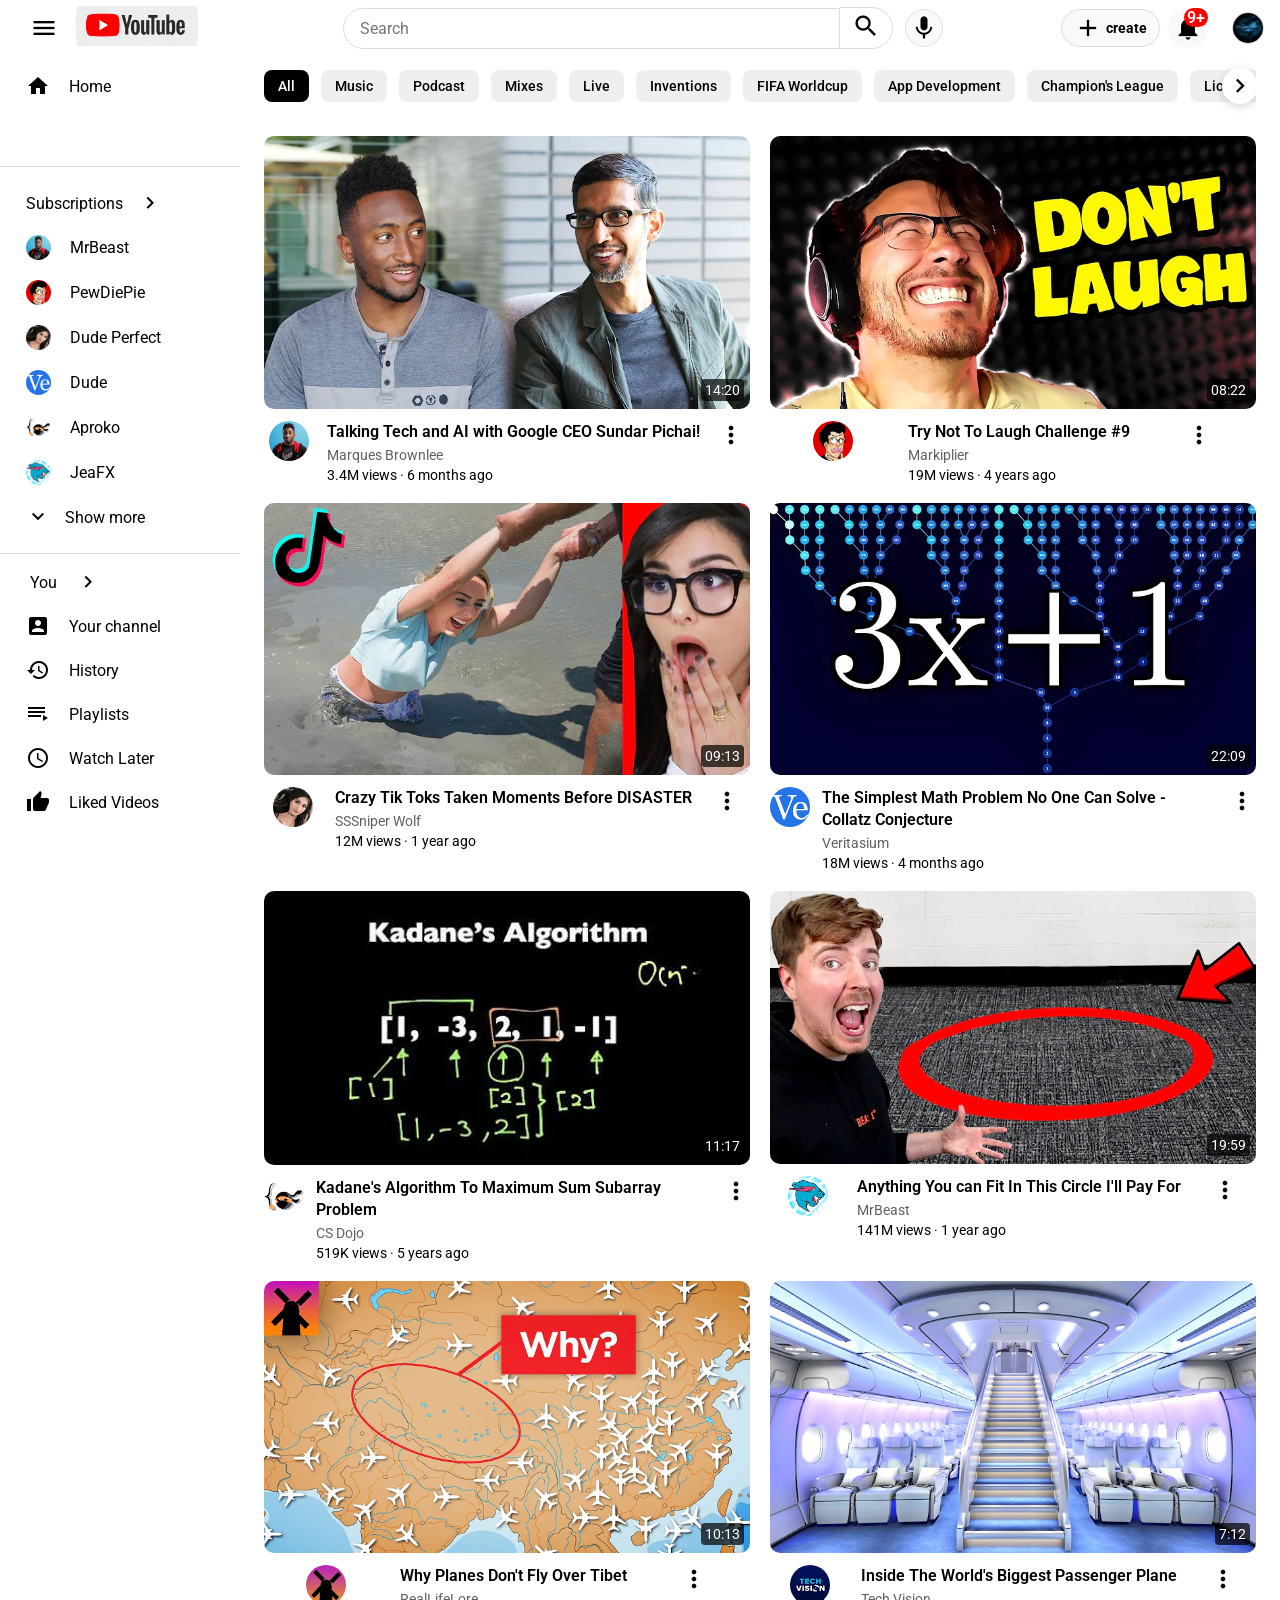
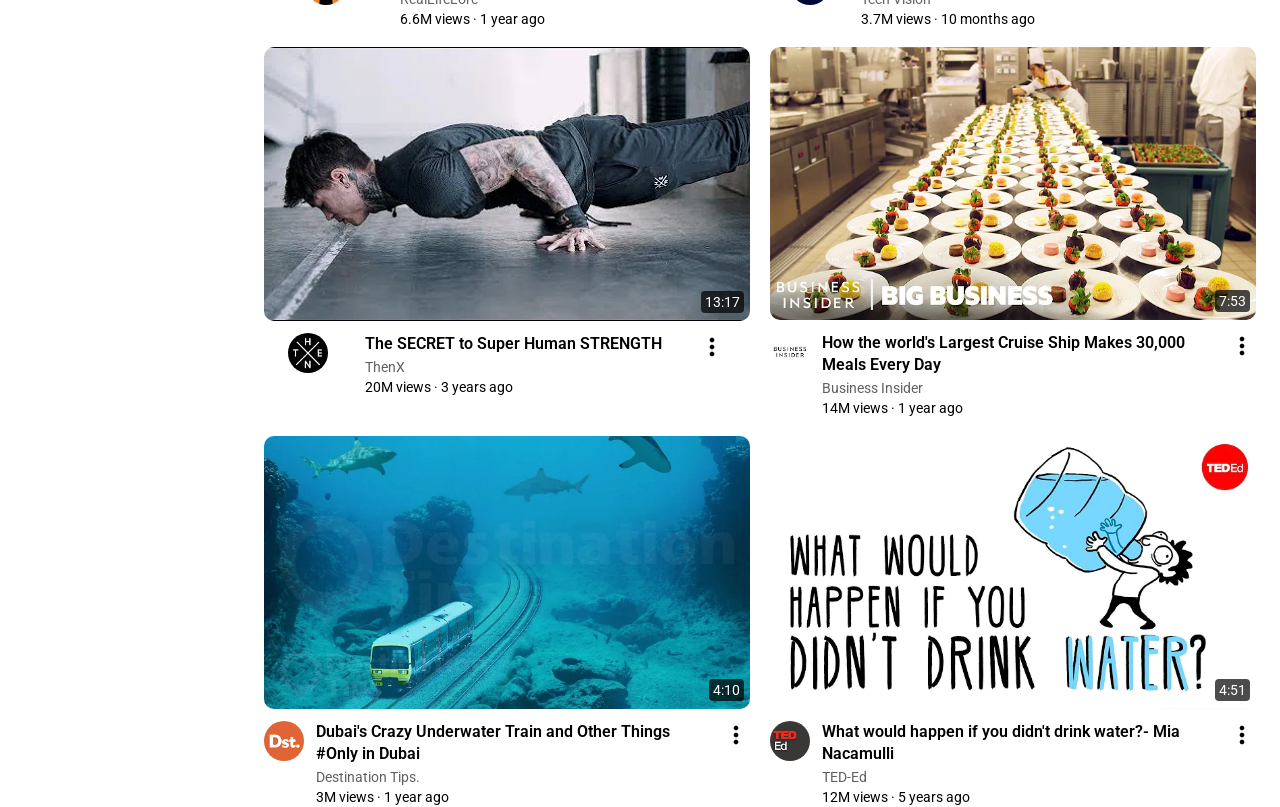
<file: index.html>
<!doctype html>
<html lang="en">
  <head>
    <meta charset="UTF-8" />
    <meta name="viewport" content="width=device-width, initial-scale=1.0" />
    <title>MY YOUTUBE</title>
    <link rel="stylesheet" href="global.css" />
    <link rel="stylesheet" href="css/header.css" />
    <link rel="stylesheet" href="css/sidebar.css" />
    <link rel="stylesheet" href="css/video-tag.css" />
    <link rel="stylesheet" href="css/video-grid.css" />
  </head>
  <body>
    <!-- header -->
    <header>
      <div class="header__left">
        <button class="sidebar__toggle" aria-label="Toggle sidebar">
          <i class="material-icons">menu</i>
        </button>
        <a href="#home" class="logo"
          ><img
            loading="lazy"
            src="src/icons/youtube-image.png"
            alt="Youtube-clonelogo"
        /></a>
      </div>
      <div class="header__center">
        <form class="header__search-form">
          <input
            class="header__search-input"
            type="search"
            placeholder="Search"
            aria-label="search videos"
          />
          <div class="header__search-container">
            <button
              type="submit"
              class="header__search-button"
              aria-label="Search"
            >
              <i class="material-icons">search</i>
            </button>
            <div class="tool-tip">search</div>
          </div>
        </form>
        <div class="voice-search__container">
          <button class="voice-search__button" aria-label="Voice search">
            <i class="material-icons">mic</i>
          </button>
          <div class="tool-tip">search with your voice</div>
        </div>
      </div>
      <div class="header__right">
        <button class="create-button" aria-label="Create">
          <i class="material-icons">add</i>
          <span>create</span>
        </button>
        <div class="notification__container">
          <button class="notification__button" aria-label="Notifications">
            <i class="material-icons">notifications</i>
            <div class="notification__count">9+</div>
          </button>
          <div class="tool-tip">notifications</div>
        </div>
        <button class="profile-button" aria-label="Profile">
          <img
            loading="lazy"
            src="src/assets/channel-pics/profile.jpeg"
            alt="profile-img"
          />
        </button>
      </div>
    </header>

    <div class="page-container">
      <!-- sidebar -->
      <aside>
        <nav class="sidebar">
          <div class="sidebar__top-section">
            <section class="sidebar__section">
              <a href="#home" class="sidebar__link active">
                <i class="material-icons">home</i>
                <span>Home</span>
              </a>
              <a href="#" class="sidebar__link active">
                <i class="material-icons">local_fire_department</i>
                <span>Shorts</span>
              </a>
            </section>
          </div>
          <div class="sidebar__divider"></div>
          <div class="sidebar__middle-section">
            <section class="sidebar__section">
              <a href="#" class="sidebar__link active">
                Subscriptions
                <i class="material-icons">keyboard_arrow_right</i>
              </a>
              <a href="#" class="sidebar__link active">
                <img
                  loading="lazy"
                  src="src/assets/channel-pics/channel-1.jpeg"
                  alt="MrBeast"
                />
                <span>MrBeast</span>
              </a>
              <a href="#" class="sidebar__link active">
                <img
                  loading="lazy"
                  src="src/assets/channel-pics/channel-2.jpeg"
                  alt="PewDiePie"
                />
                <span>PewDiePie</span>
              </a>
              <a href="#" class="sidebar__link active">
                <img
                  loading="lazy"
                  src="src/assets/channel-pics/channel-3.jpeg"
                  alt="Dude Perfect"
                />
                <span>Dude Perfect</span>
              </a>
              <a href="#" class="sidebar__link active">
                <img
                  loading="lazy"
                  src="src/assets/channel-pics/channel-4.jpeg"
                  alt="Dude"
                />
                <span>Dude</span>
              </a>
              <a href="#" class="sidebar__link active">
                <img
                  loading="lazy"
                  src="src/assets/channel-pics/channel-5.jpeg"
                  alt="Aproko"
                /><span>Aproko</span>
              </a>
              <a href="#" class="sidebar__link active">
                <img
                  loading="lazy"
                  src="src/assets/channel-pics/channel-6.jpeg"
                  alt="JeaFX"
                /><span>JeaFX</span>
              </a>
              <a href="#" class="sidebar__link active">
                <i class="material-icons">keyboard_arrow_down</i>
                Show more
              </a>
            </section>
          </div>
          <div class="sidebar__divider"></div>
          <section>
            <div class="sidebar__nav">
              <a href="#" class="sidebar__link active">
                <span>You</span>
                <i class="material-icons">keyboard_arrow_right</i>
              </a>
            </div>
            <a href="#" class="sidebar__link active">
              <i class="material-icons">account_box</i>
              <span>Your channel</span>
            </a>
            <a href="#" class="sidebar__link active">
              <i class="material-icons">history</i>
              <span>History</span>
            </a>
            <a href="#" class="sidebar__link active">
              <i class="material-icons">playlist_play</i>
              <span>Playlists</span>
            </a>
            <a href="#" class="sidebar__link active">
              <i class="material-icons">schedule</i>
              <span>Watch Later</span>
            </a>
            <a href="#" class="sidebar__link active">
              <i class="material-icons">thumb_up</i>
              <span>Liked Videos</span>
            </a>
            <a href="#" class="sidebar__link active">
              <i class="material-icons">smart_display</i>
              <span>Your videos</span>
            </a>
            <a href="#" class="sidebar__link active">
              <i class="material-icons">download</i>
              <span>Downloads</span>
            </a>
            <div class="sidebar__nav">
              <a href="#" class="sidebar__link active">
                <i class="material-icons">keyboard_arrow_down</i>
                Show more
              </a>
            </div>
          </section>
          <div class="sidebar__bottom-section">
            <div class="sidebar__divider"></div>
            <section>
              <h3 class="sidebar-text">Explore</h3>
              <a href="#" class="sidebar__link active">
                <i class="material-icons">music_note</i><span>Music</span>
              </a>
              <a href="#" class="sidebar__link active">
                <i class="material-icons">videogame_asset</i><span>Gaming</span>
              </a>
              <a href="#" class="sidebar__link active">
                <i class="material-icons">newspaper</i><span>News</span>
              </a>
              <a href="#" class="sidebar__link active">
                <i class="material-icons">keyboard_arrow_down</i>
                Show more
              </a>
            </section>
            <div class="sidebar__divider"></div>
            <section>
              <h3 class="sidebar-text">More From YouTube</h3>
              <a href="#" class="sidebar__link active">
                <i class="material-icons">diamond</i
                ><span>Youtube Premium</span>
              </a>
              <a href="#" class="sidebar__link active">
                <i class="material-icons">album</i><span>Youtube Music</span>
              </a>
              <a href="#" class="sidebar__link active">
                <i class="material-icons">toys</i><span>Youtube Kids</span>
              </a>
            </section>
            <div class="sidebar__divider"></div>
            <section>
              <a href="#" class="sidebar__link active">
                <i class="material-icons">flag</i><span>Report</span>
              </a>
            </section>
            <div class="sidebar__divider"></div>
            <footer class="sidebar-footer">
              <div class="sidebar-footer__divider"></div>
              <section class="sidebar-footer__container">
                <a href="#" class="sidebar-footer__link">About</a>
                <a href="#" class="sidebar-footer__link">Press</a>
                <a href="#" class="sidebar-footer__link">Copyright</a>
              </section>
              <section class="sidebar-footer__container">
                <a href="#" class="sidebar-footer__link">Contact us</a>
                <a href="#" class="sidebar-footer__link">Creators</a>
                <a href="#" class="sidebar-footer__link">Advertise</a>
              </section>
              <section class="sidebar-footer__container">
                <a href="#" class="sidebar-footer__link">Developers</a>
              </section>
              <div class="sidebar-footer__divider"></div>
              <section class="sidebar-footer__container">
                <a href="#" class="sidebar-footer__link">Terms</a>
                <a href="#" class="sidebar-footer__link">Privacy</a>
                <a href="#" class="sidebar-footer__link">Policy & Safety</a>
              </section>
              <section class="sidebar-footer__container">
                <a href="#" class="sidebar-footer__link">How Youtube works</a>
              </section>
              <section class="sidebar-footer__container">
                <a href="#" class="sidebar-footer__link">Test new features</a>
              </section>
              <div class="sidebar-footer__divider"></div>
              <section class="sidebar-footer__container">
                <span class="sidebar-footer__link">© 2024 Google LLC</span>
              </section>
              <div class="sidebar-footer__divider"></div>
            </footer>
          </div>
        </nav>
      </aside>
      <!-- main content -->
      <main>
        <section class="video-tag">
          <!-- video category -->
          <div class="video-tag__wrapper">
            <button class="video-tag__arrow video-tag__arrow--left">
              <i class="material-icons">keyboard_arrow_left</i>
            </button>
            <nav class="video-tag__container">
              <button class="video-tag__button active">All</button>
              <button class="video-tag__button">Music</button>
              <button class="video-tag__button">Podcast</button>
              <button class="video-tag__button">Mixes</button>
              <button class="video-tag__button">Live</button>
              <button class="video-tag__button">Inventions</button>
              <button class="video-tag__button">FIFA Worldcup</button>
              <button class="video-tag__button">App Development</button>
              <button class="video-tag__button">Champion's League</button>
              <button class="video-tag__button">Lionel Messi</button>
              <button class="video-tag__button">Afro Beats</button>
              <button class="video-tag__button">Pop Music</button>
              <button class="video-tag__button">Web Development</button>
              <button class="video-tag__button">Recently Uploaded</button>
              <button class="video-tag__button">Watched</button>
              <button class="video-tag__button">New To You</button>
              <button class="video-tag__button">History</button>
            </nav>
            <button class="video-tag__arrow video-tag__arrow--right">
              <i class="material-icons">keyboard_arrow_right</i>
            </button>
          </div>
        </section>
        <!-- video grid -->
        <section class="video-grid">
          <article class="video-card">
            <div class="video-card__thumbnail">
              <a href="#">
                <img
                  loading="lazy"
                  src="src/assets/video-pics/thumbnail-1.webp"
                  alt="video-pic"
                />
              </a>
              <div class="video-card__time">14:20</div>
            </div>
            <div class="video-card__info">
              <div class="video-card__avatar">
                <a href="#">
                  <img
                    loading="lazy"
                    src="src/assets/channel-pics/channel-1.jpeg"
                    alt="channel-pic"
                  />
                </a>
              </div>
              <div class="video-card__details">
                <h3 class="video-card__title">
                  Talking Tech and AI with Google CEO Sundar Pichai!
                </h3>
                <a class="video-card__author" href="#">Marques Brownlee</a>
                <p class="video-card__stats">3.4M views &#183; 6 months ago</p>
              </div>
              <div class="video-card__menu">
                <i class="material-icons">more_vert</i>
              </div>
            </div>
          </article>
          <article class="video-card">
            <div class="video-card__thumbnail">
              <a href="#">
                <img
                  loading="lazy"
                  src="src/assets/video-pics/thumbnail-2.webp"
                  alt="video-pic"
                />
              </a>
              <div class="video-card__time">08:22</div>
            </div>
            <div class="video-card__info">
              <div class="video-card__avatar">
                <a href="#">
                  <img
                    loading="lazy"
                    src="src/assets/channel-pics/channel-2.jpeg"
                    alt="channel-pic"
                  />
                </a>
              </div>
              <div class="video-card__details">
                <h3 class="video-card__title">Try Not To Laugh Challenge #9</h3>
                <a class="video-card__author" href="#">Markiplier</a>
                <p class="video-card__stats">19M views &#183; 4 years ago</p>
              </div>
              <div class="video-card__menu">
                <i class="material-icons">more_vert</i>
              </div>
            </div>
          </article>
          <article class="video-card">
            <div class="video-card__thumbnail">
              <a href="#">
                <img
                  loading="lazy"
                  src="src/assets/video-pics/thumbnail-3.webp"
                  alt="video-pic"
                />
              </a>
              <div class="video-card__time">09:13</div>
            </div>
            <div class="video-card__info">
              <div class="video-card__avatar">
                <a href="#">
                  <img
                    loading="lazy"
                    src="src/assets/channel-pics/channel-3.jpeg"
                    alt="channel-pic"
                  />
                </a>
              </div>
              <div class="video-card__details">
                <h3 class="video-card__title">
                  Crazy Tik Toks Taken Moments Before DISASTER
                </h3>
                <a class="video-card__author" href="#">SSSniper Wolf</a>
                <p class="video-card__stats">12M views &#183; 1 year ago</p>
              </div>
              <div class="video-card__menu">
                <i class="material-icons">more_vert</i>
              </div>
            </div>
          </article>
          <article class="video-card">
            <div class="video-card__thumbnail">
              <a href="#">
                <img
                  loading="lazy"
                  src="src/assets/video-pics/thumbnail-4.webp"
                  alt="video-pic"
                />
              </a>
              <div class="video-card__time">22:09</div>
            </div>
            <div class="video-card__info">
              <div class="video-card__avatar">
                <a href="#">
                  <img
                    loading="lazy"
                    src="src/assets/channel-pics/channel-4.jpeg"
                    alt="channel-pic"
                  />
                </a>
              </div>
              <div class="video-card__details">
                <h3 class="video-card__title">
                  The Simplest Math Problem No One Can Solve - Collatz
                  Conjecture
                </h3>
                <a class="video-card__author" href="#">Veritasium</a>
                <p class="video-card__stats">18M views &#183; 4 months ago</p>
              </div>
              <div class="video-card__menu">
                <i class="material-icons">more_vert</i>
              </div>
            </div>
          </article>
          <article class="video-card">
            <div class="video-card__thumbnail">
              <a href="#">
                <img
                  loading="lazy"
                  src="src/assets/video-pics/thumbnail-5.webp"
                  alt="video-pic"
                />
              </a>
              <div class="video-card__time">11:17</div>
            </div>
            <div class="video-card__info">
              <div class="video-card__avatar">
                <a href="#">
                  <img
                    loading="lazy"
                    src="src/assets/channel-pics/channel-5.jpeg"
                    alt="channel-pic"
                  />
                </a>
              </div>
              <div class="video-card__details">
                <h3 class="video-card__title">
                  Kadane's Algorithm To Maximum Sum Subarray Problem
                </h3>
                <a class="video-card__author" href="#">CS Dojo</a>
                <p class="video-card__stats">519K views &#183; 5 years ago</p>
              </div>
              <div class="video-card__menu">
                <i class="material-icons">more_vert</i>
              </div>
            </div>
          </article>
          <article class="video-card">
            <div class="video-card__thumbnail">
              <a href="#">
                <img
                  loading="lazy"
                  src="src/assets/video-pics/thumbnail-6.webp"
                  alt="video-pic"
                />
              </a>
              <div class="video-card__time">19:59</div>
            </div>
            <div class="video-card__info">
              <div class="video-card__avatar">
                <a href="#">
                  <img
                    loading="lazy"
                    src="src/assets/channel-pics/channel-6.jpeg"
                    alt="channel-pic"
                  />
                </a>
              </div>
              <div class="video-card__details">
                <h3 class="video-card__title">
                  Anything You can Fit In This Circle I'll Pay For
                </h3>
                <a class="video-card__author" href="#">MrBeast</a>
                <p class="video-card__stats">141M views &#183; 1 year ago</p>
              </div>
              <div class="video-card__menu">
                <i class="material-icons">more_vert</i>
              </div>
            </div>
          </article>
          <article class="video-card">
            <div class="video-card__thumbnail">
              <a href="#">
                <img
                  loading="lazy"
                  src="src/assets/video-pics/thumbnail-7.webp"
                  alt="video-pic"
                />
              </a>
              <div class="video-card__time">10:13</div>
            </div>
            <div class="video-card__info">
              <div class="video-card__avatar">
                <a href="#">
                  <img
                    loading="lazy"
                    src="src/assets/channel-pics/channel-7.jpeg"
                    alt="channel-pic"
                  />
                </a>
              </div>
              <div class="video-card__details">
                <h3 class="video-card__title">
                  Why Planes Don't Fly Over Tibet
                </h3>
                <a class="video-card__author" href="#">RealLifeLore</a>
                <p class="video-card__stats">6.6M views &#183; 1 year ago</p>
              </div>
              <div class="video-card__menu">
                <i class="material-icons">more_vert</i>
              </div>
            </div>
          </article>
          <article class="video-card">
            <div class="video-card__thumbnail">
              <a href="#">
                <img
                  loading="lazy"
                  src="src/assets/video-pics/thumbnail-8.webp"
                  alt="video-pic"
                />
              </a>
              <div class="video-card__time">7:12</div>
            </div>
            <div class="video-card__info">
              <div class="video-card__avatar">
                <a href="#">
                  <img
                    loading="lazy"
                    src="src/assets/channel-pics/channel-8.jpeg"
                    alt="channel-pic"
                  />
                </a>
              </div>
              <div class="video-card__details">
                <h3 class="video-card__title">
                  Inside The World's Biggest Passenger Plane
                </h3>
                <a class="video-card__author" href="#">Tech Vision</a>
                <p class="video-card__stats">3.7M views &#183; 10 months ago</p>
              </div>
              <div class="video-card__menu">
                <i class="material-icons">more_vert</i>
              </div>
            </div>
          </article>
          <article class="video-card">
            <div class="video-card__thumbnail">
              <a href="#">
                <img
                  loading="lazy"
                  src="src/assets/video-pics/thumbnail-9.webp"
                  alt="video-pic"
                />
              </a>
              <div class="video-card__time">13:17</div>
            </div>
            <div class="video-card__info">
              <div class="video-card__avatar">
                <a href="#">
                  <img
                    loading="lazy"
                    src="src/assets/channel-pics/channel-9.jpeg"
                    alt="channel-pic"
                  />
                </a>
              </div>
              <div class="video-card__details">
                <h3 class="video-card__title">
                  The SECRET to Super Human STRENGTH
                </h3>
                <a class="video-card__author" href="#">ThenX</a>
                <p class="video-card__stats">20M views &#183; 3 years ago</p>
              </div>
              <div class="video-card__menu">
                <i class="material-icons">more_vert</i>
              </div>
            </div>
          </article>
          <article class="video-card">
            <div class="video-card__thumbnail">
              <a href="#">
                <img
                  loading="lazy"
                  src="src/assets/video-pics/thumbnail-10.webp"
                  alt="video-pic"
                />
              </a>
              <div class="video-card__time">7:53</div>
            </div>
            <div class="video-card__info">
              <div class="video-card__avatar">
                <a href="#">
                  <img
                    loading="lazy"
                    src="src/assets/channel-pics/channel-10.jpeg"
                    alt="channel-pic"
                  />
                </a>
              </div>
              <div class="video-card__details">
                <h3 class="video-card__title">
                  How the world's Largest Cruise Ship Makes 30,000 Meals Every Day
                </h3>
                <a class="video-card__author" href="#">Business Insider</a>
                <p class="video-card__stats">14M views &#183; 1 year ago</p>
              </div>
              <div class="video-card__menu">
                <i class="material-icons">more_vert</i>
              </div>
            </div>
          </article>
          <article class="video-card">
            <div class="video-card__thumbnail">
              <a href="#">
                <img
                  loading="lazy"
                  src="src/assets/video-pics/thumbnail-11.webp"
                  alt="video-pic"
                />
              </a>
              <div class="video-card__time">4:10</div>
            </div>
            <div class="video-card__info">
              <div class="video-card__avatar">
                <a href="#">
                  <img
                    loading="lazy"
                    src="src/assets/channel-pics/channel-11.jpeg"
                    alt="channel-pic"
                  />
                </a>
              </div>
              <div class="video-card__details">
                <h3 class="video-card__title">
                  Dubai's Crazy Underwater Train and Other Things #Only in Dubai 
                </h3>
                <a class="video-card__author" href="#">Destination Tips.</a>
                <p class="video-card__stats">3M views &#183; 1 year ago</p>
              </div>
              <div class="video-card__menu">
                <i class="material-icons">more_vert</i>
              </div>
            </div>
          </article>
          <article class="video-card">
            <div class="video-card__thumbnail">
              <a href="#">
                <img
                  loading="lazy"
                  src="src/assets/video-pics/thumbnail-12.webp"
                  alt="video-pic"
                />
              </a>
              <div class="video-card__time">4:51</div>
            </div>
            <div class="video-card__info">
              <div class="video-card__avatar">
                <a href="#">
                  <img
                    loading="lazy"
                    src="src/assets/channel-pics/channel-12.jpeg"
                    alt="channel-pic"
                  />
                </a>
              </div>
              <div class="video-card__details">
                <h3 class="video-card__title">
                  What would happen if you didn't drink water?- Mia Nacamulli
                </h3>
                <a class="video-card__author" href="#">TED-Ed</a>
                <p class="video-card__stats">12M views &#183; 5 years ago</p>
              </div>
              <div class="video-card__menu">
                <i class="material-icons">more_vert</i>
              </div>
            </div>
          </article>
        </section>
      </main>
    </div>

    <script src="main.js" type="module"></script>
  </body>
</html>
</file>
<file: global.css>
/* ==========================================
   1. IMPORTS
========================================== */

@import url('https://fonts.googleapis.com/css2?family=Roboto:ital,wght@0,100..900;1,100..900&display=swap');

@import url('https://fonts.googleapis.com/icon?family=Material+Icons');


/* ==========================================
   2. CSS RESET
========================================== */

* {
    margin: 0;
    padding: 0;
    box-sizing: border-box;
}


/* ==========================================
   3. ROOT VARIABLES
========================================== */

:root {

    /* Colors */

    --primary-color: #ffffff;
    --secondary-color: #e4e3e3;
    --hover-color: #efeaea;
    --border-color: #dddcdc;
    --text-color: #000000;


    /* Layout */

    --header-height: 56px;
    --sidebar-width: 240px;
    --sidebar-collapsed-width: 72px;


    /* Border Radius */

    --border-radius: 30px;
    --circle-radius: 50%;


    /* Typography */

    --font-family: "Roboto", Arial, sans-serif;

    --font-size-small: 12px;
    --font-size-medium: 14px;
    --font-size-large: 16px;
    --font-size-big: 18px;


    /* Icons */

    --icon-size: 28px;


    /* Animation */

    --transition-speed: 0.2s;

}


/* ==========================================
   4. GLOBAL ELEMENTS
========================================== */

html{

    scroll-behavior:smooth;

}

body{

    font-family:var(--font-family);

    color:var(--text-color);

    background-color:var(--primary-color);

    padding-top:var(--header-height);

}

main {
    display: grid;
    flex: 1;
    margin-left: var(--sidebar-width);
    padding: 2px 24px;
    container-type: inline-size;
    transition: margin-left .25s ease, width .25s ease;
}

aside.collapsed + main {
    margin-left: var(--sidebar-collapsed-width);
}

/* ==========================================
   5. TYPOGRAPHY
========================================== */

a{

    text-decoration:none;

    color:inherit;

}

button{

    font:inherit;

}

input{

    font:inherit;

}


/* ==========================================
   6. GLOBAL LAYOUT
========================================== */

.page-container{

    display:flex;

}

main{

    flex:1;

}


/* ==========================================
   7. REUSABLE UTILITIES
========================================== */

.hidden{

    display:none;

}

.visually-hidden{

    position:absolute;

    width:1px;

    height:1px;

    overflow:hidden;

}


/* ==========================================
   8. GLOBAL STATES
========================================== */

button{

    cursor:pointer;

}

button:focus,
input:focus{

    outline:none;

}


/* ==========================================
   9. ANIMATIONS
========================================== */

.sidebar-link,
.create-button,
.notification-button,
.profile-button,
.voice-search-button {
  transition:
    background-color var(--transition-speed),
    color var(--transition-speed);
}


/* ==========================================
   10. RESPONSIVE
========================================== */


@media (max-width:768px){
 main {
    margin-left: 0px;
 }
}

@media (max-width:400px){
 main {
    margin-left: 0px;
 }
}
</file>
<file: css/header.css>
/* ==========================================
   HEADER LAYOUT
========================================== */

header {
  position: fixed;
  top: 0;
  width: 100%;
  height: var(--header-height);
  
  display: flex;
  justify-content: space-between;
  align-items: center;
  flex: 1;
  
 
  padding: 0 16px;

  background-color: var(--primary-color);
  
  z-index: 100;
}

/* ==========================================
   HEADER SECTIONS
========================================== */

.header__left {
  display: flex;
  align-items: center;
  justify-content: flex-start;

  margin-left: 8px;
}

.header__center {
  display: flex;
  align-items: center;
  justify-content: center;

  flex: 1;
  
  max-width: 600px;
  min-width: 40px;


  margin-right: 65px;
  margin-left: 80px;
}

.header__right {
  display: flex;
  align-items: center;
  justify-content: flex-end;
  
  gap: 8px;
}

/* ==========================================
   HEADER LOGO
========================================== */

.logo img {
  height: 40px;
  width: auto;

  padding: 0 12px;
 background-color: transparent;
  border-radius: 14px;
}

/* ==========================================
   HEADER SEARCH
========================================== */

.header__search-form {
  display: flex;
  align-items: center;

  width: 100%;

}

.header__search-input {
  flex: 1;

  min-width: 0;

  padding: 10px 16px;

  border: 1px solid var(--border-color);
  border-radius: 30px 0 0 30px;

  background-color: var(--primary-color);
}

.header__search-button {
  padding: 4px 12px;

  border: 1px solid var(--border-color);
  border-radius: 0 30px 30px 0;
  border-left: none;
  
  background-color: var(--primary-color);
}

/* ==========================================
   BUTTONS
========================================== */

.sidebar__toggle,
.voice-search__button,
.create-button,
.notification__button,
.profile-button {

  display: flex;
  align-items: center;
  justify-content: center;

  cursor: pointer;

  border: 1px solid var(--border-color);

  background-color: var(--secondary-color);

  transition: background-color 2s ease;
}

.sidebar__toggle {
  background: none;
  border: none;
  padding: 6px;
  border-radius: 50%;
}


.voice-search__button {
  margin-left: 12px;

  padding: 4px;
  
  border-radius: var(--circle-radius);
  background-color: rgb(251, 248, 248);
}

.create-button {
  padding: 4px 12px;
  background-color: rgb(251, 248, 248);
  border-radius: var(--border-radius);
}

.notification__button {
  padding: 6px;
  background-color: rgb(251, 248, 248);
  border-radius: var(--border-radius);
  border: none;
}

.header__search-container,
.voice-search__container,
.notification__container {
  position: relative;
  display: flex;
  justify-content: center;
    
}

.notification__count {
  position: absolute;
  top: 0;
  right: 0;
  padding: 0px 3px;
  font-family: 'roboto', arial;
  font-weight: 600;
  background-color: red;
  color: var(--primary-color);
  border-radius: 10px;
}



.profile-button {
  margin-left: 16px;
  
  border-radius: var(--circle-radius);
}

.profile-button img {
  height: 30px;
  width: auto;
  border-radius: 50%;
}

/* ==========================================
   ICONS
========================================== */

.material-icons {
  font-size: var(--icon-size);
}

.tool-tip {
  position: absolute;
  background-color: rgba(50, 47, 47, 0.7);
  color: white;
  bottom: -50px;
  padding: 6px;
  border-radius: 4px;
  opacity: 0;
  pointer-events: none;
  transition: 0.2s ease;
  white-space: nowrap;

}

/* ==========================================
   TYPOGRAPHY
========================================== */

.create-button span {
  margin-left: 4px;
  font-size: var(--font-size-medium);
  font-weight: bold;
}

/* ==========================================
   STATES
========================================== */

.sidebar__toggle:hover,
.create-button:hover,
.notification__button:hover,
.profile-button:hover,
.voice-search__button:hover {
  background-color: rgb(212, 203, 203);
  transition: 0.1s ease;
}

.header__search-container:hover .tool-tip,
.voice-search__container:hover .tool-tip,
.notification__container:hover .tool-tip {

    opacity: 1;
}

.header__search-input:focus {
  outline: none;

  border-color: #1976d2;
}

/* ==========================================
   RESPONSIVE
========================================== */

@media (max-width: 650px) {
  .header__center {
    margin-left: 16px;
    margin-left: 16px;
    flex: 0;
    transition: 0.1s ease-in;
  }

  .header__search-input {
    display: none;
  }

  .header__search-button {
    border-radius: 60px;
    border: none;
  }

  .header__right {
    gap: 3px;
    margin-left: -20px;
  }

  .header__left {
    margin-left: -10px;
  }

  .profile-button {
    margin-left: 4px;
  }
}
</file>
<file: css/sidebar.css>
/* ===================================
   SIDEBAR CONTAINER
=================================== */

aside {
  display: flex;
  position: fixed;
  flex-direction: column;
  border-right: none;
  top: var(--header-height);
  left: 0;
  width: var(--sidebar-width);
  height: calc(100vh - var(--header-height));
  background-color: var(--primary-color);
  overflow-y: auto;
  z-index: 99;
  transition: width 0.25s ease;
}

aside.collapsed {
  width: var(--sidebar-collapsed-width);
  scrollbar-width: none;
}


aside.collapsed .sidebar-text,
aside.collapsed .sidebar-footer,
aside.collapsed .sidebar__nav,
aside.collapsed .sidebar__divider,
aside.collapsed .sidebar__middle-section,
aside.collapsed .sidebar__bottom-section {
  display: none;
}

aside.collapsed .sidebar__link span {
  display: block;
  font-size: 10px;
}

aside.collapsed .sidebar__link {
  flex-direction: column;
  justify-content: center;
  align-items: center;
  gap: 4px;
  margin: 0;
  padding: 14px 0;
  border-radius: 10px;
}

aside::-webkit-scrollbar {
  display: none;
}

aside:hover::-webkit-scrollbar {
  display: block;
  width: 8px;
}

aside::-webkit-scrollbar-track {
  background: #ffffff;
}

aside::-webkit-scrollbar-thumb {
  background: #888;
  border-radius: 4px;
}

/* ===================================
   SIDEBAR NAVIGATION
=================================== */

.sidebar {
  display: flex;
  flex-direction: column;
  width: 100%;
}

/* ===================================
   SIDEBAR SECTION
=================================== */

.sidebar__section {
  display: flex;
  flex-direction: column;

  padding: 8px 0;
}

.sidebar-text {
  font-size: var(--font-size-big);
  font-weight: 600;
  margin: 8px 20px;
}

/* ===================================
   SIDEBAR LINKS
=================================== */

.sidebar__link {
  display: flex;
  align-items: center;
  justify-content: flex-start;
  color: var(--text-color);
  margin: 0px 14px 0px 10px;
  border-radius: 15px;
  gap: 15px;
  width: auto;
  padding: 10px 16px;
  color: inherit;

  transition:
    background-color var(--transition-speed),
    color var(--transition-speed);
}

.sidebar__link i {
  display: flex;
  align-items: center;
  justify-content: center;
  font-size: 24px;
  flex-shrink: 0;
}

.sidebar__link span {
  display: flex;
  align-items: center;
  gap: 10px;
  padding: 2px 4px;
  font-size: var(--font-size-large);
  font-weight: 400;
}

.sidebar__link img {
  border-radius: 50%;
  height: 25px;
  width: auto;
}

.sidebar-footer__link {
  margin-left: 8px;
  padding: 1px;
  font-size: var(--font-size-medium);
}

/* ===================================
   STATES
=================================== */

.sidebar__link:hover {
  background-color: var(--hover-color);
}

/* ===================================
   Divider
=================================== */

.sidebar__divider {
  height: 1px;
  background: var(--border-color);
  margin: 6px 0;
}

.sidebar-footer__divider {
  height: 1px;
  background: var(--primary-color);
  margin: 6px 0;
}

/* ===================================
   Footer
=================================== */

.sidebar-footer {
  display: block;
  justify-content: center;
  align-items: center;
  padding: 0px 0px 0px 8px;
}

.sidebar-footer__container {
  display: flex;
  flex-wrap: wrap;
}

/* ==========================================
   RESPONSIVE
========================================== */

@media (max-width: 1200px) {
  aside {
    width: var(--sidebar-collapsed-width);
    height: 100vh;
    scrollbar-width: none;
  }

  main {
    margin-left: 72px;
  }

  .video-tag {
    left: 72px;
    width: calc(100% - var(--sidebar-collapsed-width));
  }

  .sidebar__link {
    flex-direction: column;
    justify-content: center;
    align-items: center;
    gap: 4px;
    margin: 0;
    padding: 14px 0;
    border-radius: 10px;
  }

  .sidebar__link span {
    display: block;
    font-size: 10px;
  }

  .sidebar-text,
  .sidebar-footer,
  .sidebar__nav,
  .sidebar__divider,
  .sidebar__middle-section,
  .sidebar__bottom-section {
    display: none;
  }
}

@media (max-width: 768px) {
  aside {
    overflow: hidden;
    opacity: 0;
  }

  aside.collapsed {
    opacity: 1;
  }

  main {
    margin-left: 0;
  }
}
</file>
<file: css/video-tag.css>
.video-tag {
  display: flex;
  align-items: center;
  position: sticky;
  width: 100%;
  background-color: rgb(255, 255, 255);
  top: var(--header-height);

  z-index: 99;
}

.video-tag__wrapper {
  position: relative;
  flex: 1;
  overflow: hidden;
  display: flex;
  align-items: center;
}

.video-tag__container {
  display: flex;
  justify-content: flex-start;
  align-items: center;
  position: relative;
  width: 100cqw;
  gap: 12px;
  border: none;
  overflow-x: auto;
  scroll-behavior: smooth;
  white-space: nowrap;
  padding: 12px 0px;
  scrollbar-width: none;
}

.video-tag__button {
  white-space: nowrap;
  padding: 8px 14px;
  border-radius: 8px;
  font-size: 14px;
  font-weight: 500;
  border: none;
  flex-shrink: 0;
  color: var(--text-color);
  cursor: pointer;
}

.video-tag__arrow {
  position: absolute;
  width: 36px;
  height: 36px;
  top: 50%;
  transform: translateY(-50%);
  border-radius: 50%;
  display: flex;
  justify-content: center;
  align-items: center;
  border: none;
  z-index: 5;
  background-color: white;
  box-shadow: 0 2px 8px rgba(0, 0, 0, 0.18);
  cursor: pointer;
  transition:
    opacity 0.2s ease,
    visibility 0.2s ease;
}

.video-tag__arrow--right {
  position: absolute;
  right: -2px;
}

.video-tag__arrow--left {
  position: absolute;
  left: -2px;
}

.video-tag__arrow:hover {
  background-color: rgb(212, 203, 203);
  transition: 0.1s ease;
  background: linear-gradient(
    90deg,
    rgba(255, 255, 255, 0),
    rgb(191, 183, 183)
  );
}

.video-tag__button.active {
  background: black;
  color: white;
}
</file>
<file: css/video-grid.css>
.video-grid {
  display: grid;
  grid-template-columns: repeat(auto-fill, minmax(320px, 1fr));
  gap: 20px;
  margin-top: 22px;
}

.video-card {
  display: block;
  width: 100%;
  cursor: pointer;
}

.video-card:hover {
  background-color: var(--hover-color);
}

.video-card__thumbnail {
  display: block;
  position: relative;
  width: 100%;
}

.video-card__thumbnail img {
  width: 100%;
  border-radius: 10px;
  display: block;
}

.video-card__info {
  display: flex;
  align-items: flex-start;
  justify-content: space-evenly;
  gap: 12px;
  margin-top: 12px;
}

.video-card__avatar {
  flex-shrink: 0;
}

.video-card__avatar img {
  height: 40px;
  width: 40px;
  object-fit: cover;
  border-radius: 50%;
}

.video-card__details {
  display: flex;
  flex-direction: column;
  gap: 4px;
}

.video-card__title {
  font-size: var(--font-size-large);
  font-weight: 600;
  line-height: 22px;
}

.video-card__author {
  font-size: var(--font-size-medium);
  color: #606060;
}

.video-card__stats {
  font-size: var(--font-size-medium);
}

.video-card__time {
  position: absolute;
  background-color: rgb(0, 0, 0, 0.7);
  color: rgb(255, 255, 255);
  right: 6px;
  bottom: 8px;
  padding: 3px 4px;
  border-radius: 4px;
  font-family: inherit;
  font-size: 14px;
  font-weight: 400;
}

@media (max-width: 1312px) {
  .video-grid {
    margin-left: 0px;
  }
}

@media (max-width: 768px) {
  .video-grid {
    margin-left: 0px;
  }
}
</file>
